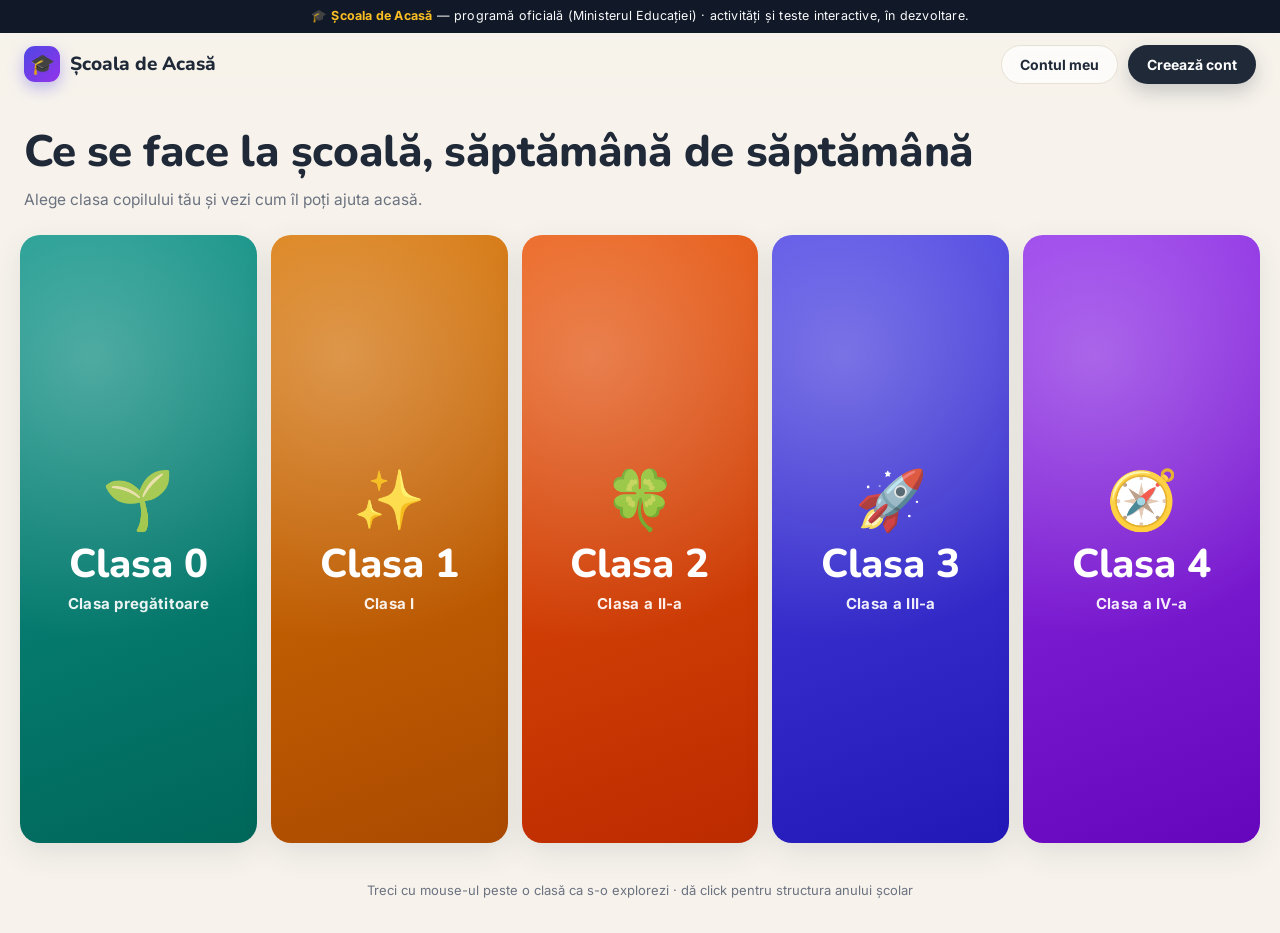
<file: index.html>
<!DOCTYPE html>
<html lang="ro">
<head>
  <meta charset="UTF-8" />
  <meta name="viewport" content="width=device-width, initial-scale=1.0" />
  <title>Școala de Acasă — alege clasa copilului tău</title>
  <link rel="preconnect" href="https://fonts.googleapis.com" />
  <link rel="preconnect" href="https://fonts.gstatic.com" crossorigin />
  <link href="https://fonts.googleapis.com/css2?family=Nunito:wght@700;800;900&family=Inter:wght@400;500;600;700&display=swap" rel="stylesheet" />
  <link rel="stylesheet" href="css/style.css" />
</head>
<body>
  <div class="demo-ribbon">🎓 <b>Școala de Acasă</b> — programă oficială (Ministerul Educației) · activități și teste interactive, în dezvoltare.</div>

  <div class="site-home">
    <header class="topbar">
      <a class="brand" href="index.html">
        <span class="mark">🎓</span>
        <span>Școala de Acasă</span>
      </a>
      <div class="actions">
        <a class="btn btn-ghost" href="autentificare.html">Contul meu</a>
        <a class="btn btn-primary" href="autentificare.html">Creează cont</a>
      </div>
    </header>

    <div class="heading">
      <h1>Ce se face la școală, săptămână de săptămână</h1>
      <p>Alege clasa copilului tău și vezi cum îl poți ajuta acasă.</p>
    </div>

    <main class="cards" id="cards">
      <!-- cardurile sunt generate din data.js -->
    </main>

    <p class="footnote">Treci cu mouse-ul peste o clasă ca s-o explorezi · dă click pentru structura anului școlar</p>
  </div>

  <!-- Stratul expandat (morph) -->
  <div class="stage" id="stage">
    <div class="s-emoji" id="s-emoji"></div>
    <div class="s-num" id="s-num"></div>
    <p class="s-desc" id="s-desc"></p>
    <button class="s-cta" id="s-cta">Intră în clasă →</button>
  </div>

  <script src="js/data.js"></script>
  <script src="js/home.js"></script>
</body>
</html>
</file>
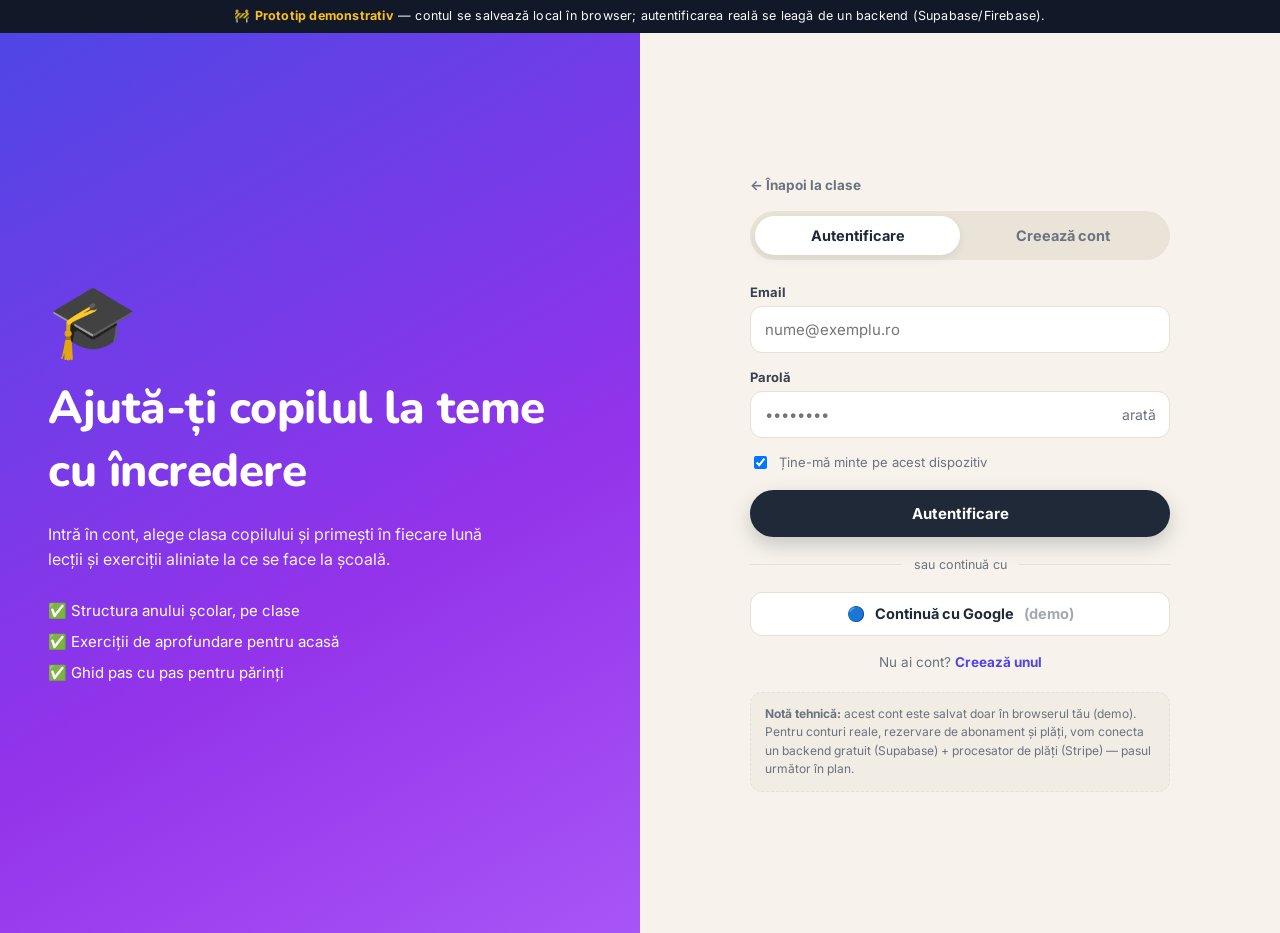
<file: autentificare.html>
<!DOCTYPE html>
<html lang="ro">
<head>
  <meta charset="UTF-8" />
  <meta name="viewport" content="width=device-width, initial-scale=1.0" />
  <title>Cont — Școala de Acasă</title>
  <link rel="preconnect" href="https://fonts.googleapis.com" />
  <link rel="preconnect" href="https://fonts.gstatic.com" crossorigin />
  <link href="https://fonts.googleapis.com/css2?family=Nunito:wght@700;800;900&family=Inter:wght@400;500;600;700&display=swap" rel="stylesheet" />
  <link rel="stylesheet" href="css/style.css" />
</head>
<body>
  <div class="demo-ribbon">🚧 <b>Prototip demonstrativ</b> — contul se salvează local în browser; autentificarea reală se leagă de un backend (Supabase/Firebase).</div>

  <div class="site-auth">
    <aside class="auth-side">
      <div class="big-emoji">🎓</div>
      <h1>Ajută-ți copilul la teme cu încredere</h1>
      <p>Intră în cont, alege clasa copilului și primești în fiecare lună lecții și exerciții aliniate la ce se face la școală.</p>
      <ul>
        <li>✅ Structura anului școlar, pe clase</li>
        <li>✅ Exerciții de aprofundare pentru acasă</li>
        <li>✅ Ghid pas cu pas pentru părinți</li>
      </ul>
    </aside>

    <main class="auth-main">
      <div class="auth-card">
        <a class="back-link" href="index.html">← Înapoi la clase</a>
        <div class="tabs" id="tabs">
          <button data-tab="login" class="active">Autentificare</button>
          <button data-tab="register">Creează cont</button>
        </div>

        <div id="form-msg" class="form-msg"></div>

        <!-- AUTENTIFICARE -->
        <form id="login-form" novalidate>
          <div class="field">
            <label for="login-email">Email</label>
            <input type="email" id="login-email" placeholder="nume@exemplu.ro" autocomplete="email" />
          </div>
          <div class="field">
            <label for="login-pass">Parolă</label>
            <div class="password-wrap">
              <input type="password" id="login-pass" placeholder="••••••••" autocomplete="current-password" />
              <button type="button" class="toggle" data-target="login-pass">arată</button>
            </div>
          </div>
          <label class="check">
            <input type="checkbox" id="login-remember" checked />
            <span>Ține-mă minte pe acest dispozitiv</span>
          </label>
          <button type="submit" class="btn btn-primary btn-block">Autentificare</button>
          <div class="divider">sau continuă cu</div>
          <button type="button" class="btn-google" id="google-login">
            <span>🔵</span> Continuă cu Google <span style="opacity:.4">(demo)</span>
          </button>
          <p class="switch">Nu ai cont? <a href="#" id="go-register">Creează unul</a></p>
        </form>

        <!-- ÎNREGISTRARE -->
        <form id="register-form" novalidate style="display:none;">
          <div class="field">
            <label for="reg-name">Nume complet</label>
            <input type="text" id="reg-name" placeholder="Ex: Andreea Popescu" autocomplete="name" />
          </div>
          <div class="field">
            <label for="reg-email">Email</label>
            <input type="email" id="reg-email" placeholder="nume@exemplu.ro" autocomplete="email" />
          </div>
          <div class="field">
            <label for="reg-pass">Parolă</label>
            <div class="password-wrap">
              <input type="password" id="reg-pass" placeholder="Minim 8 caractere" autocomplete="new-password" />
              <button type="button" class="toggle" data-target="reg-pass">arată</button>
            </div>
            <div class="strength" id="strength" data-level="0"><span></span><span></span><span></span><span></span></div>
          </div>
          <div class="field">
            <label for="reg-pass2">Confirmă parola</label>
            <input type="password" id="reg-pass2" placeholder="Repetă parola" autocomplete="new-password" />
          </div>
          <label class="check">
            <input type="checkbox" id="reg-terms" />
            <span>Sunt de acord cu <a href="#" style="font-weight:700;color:#4f46e5;">Termenii</a> și <a href="#" style="font-weight:700;color:#4f46e5;">Confidențialitatea</a>.</span>
          </label>
          <button type="submit" class="btn btn-primary btn-block">Creează cont</button>
          <div class="divider">sau continuă cu</div>
          <button type="button" class="btn-google" id="google-register">
            <span>🔵</span> Înregistrează-te cu Google <span style="opacity:.4">(demo)</span>
          </button>
          <p class="switch">Ai deja cont? <a href="#" id="go-login">Autentifică-te</a></p>
        </form>

        <div class="auth-note">
          <b>Notă tehnică:</b> acest cont este salvat doar în browserul tău (demo). Pentru conturi reale,
          rezervare de abonament și plăți, vom conecta un backend gratuit (Supabase) + procesator de plăți (Stripe) —
          pasul următor în plan.
        </div>
      </div>
    </main>
  </div>

  <script src="js/data.js"></script>
  <script src="js/auth.js"></script>
</body>
</html>
</file>
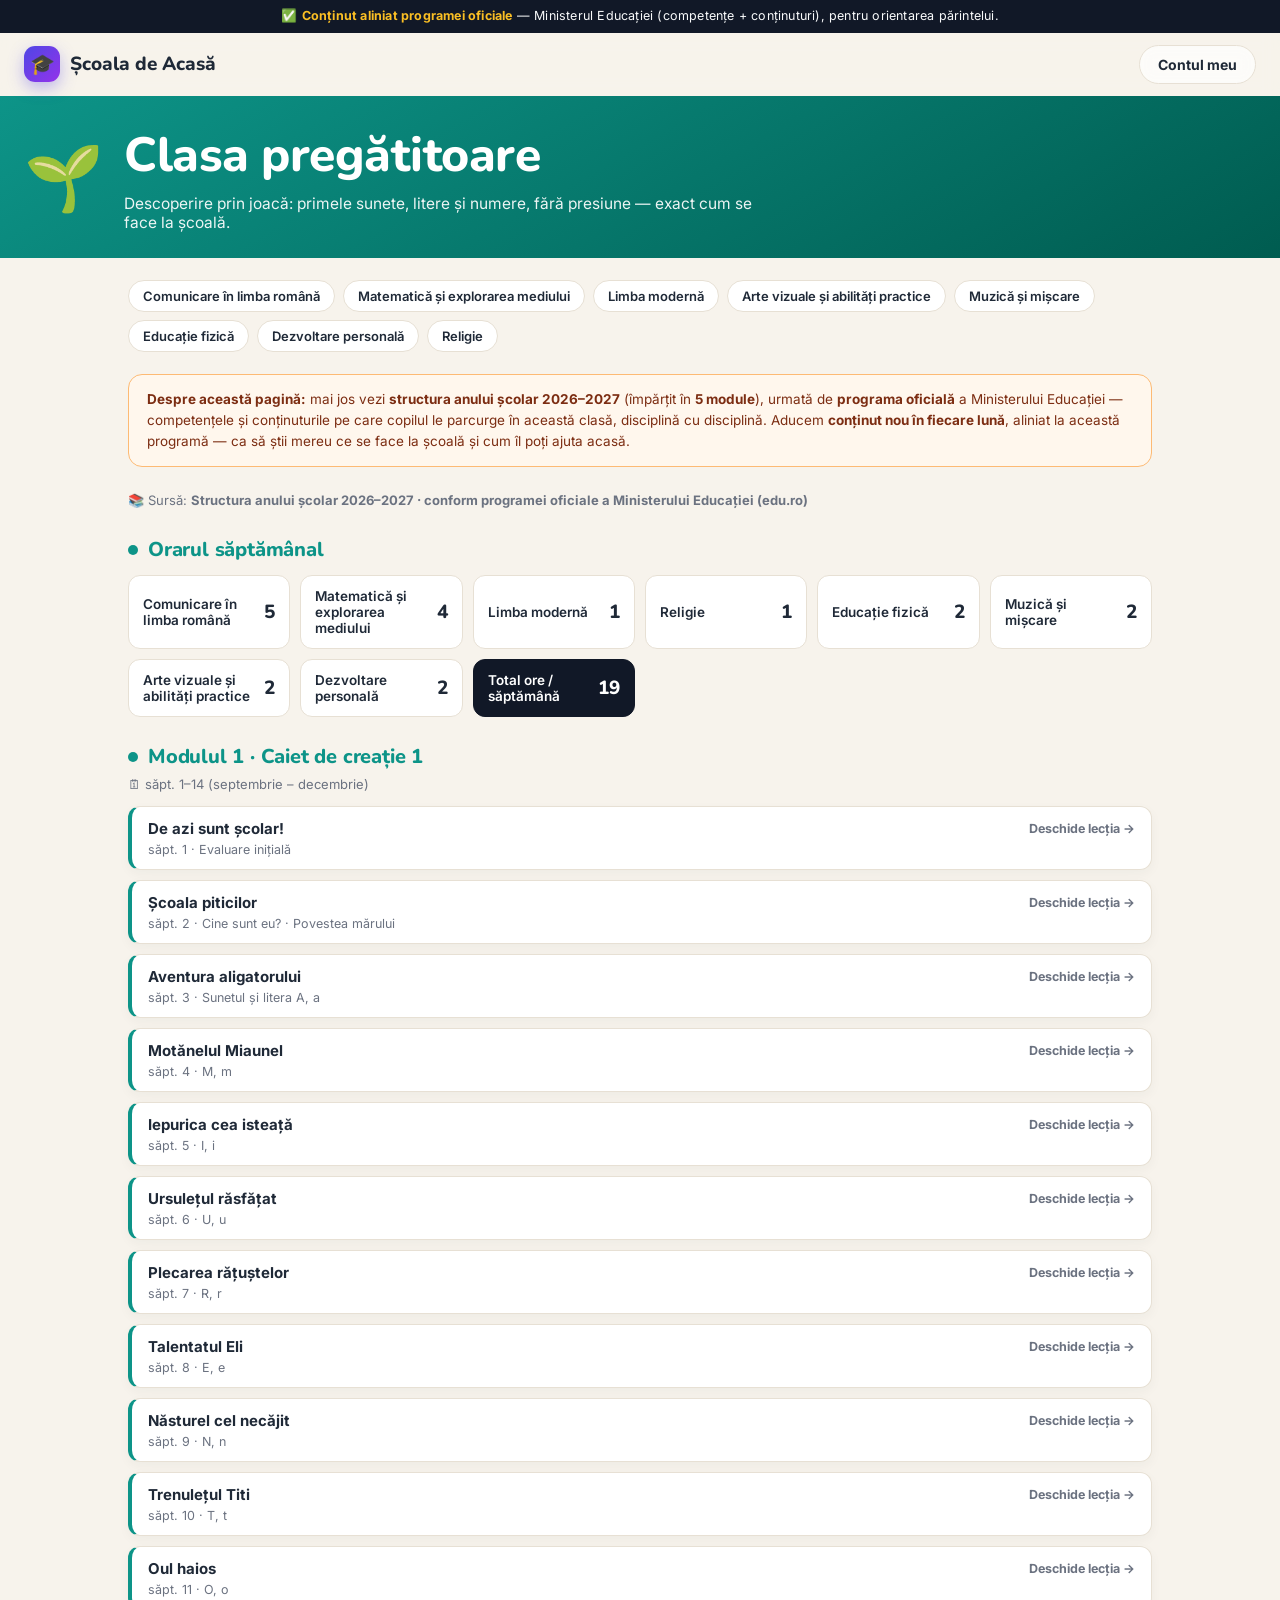
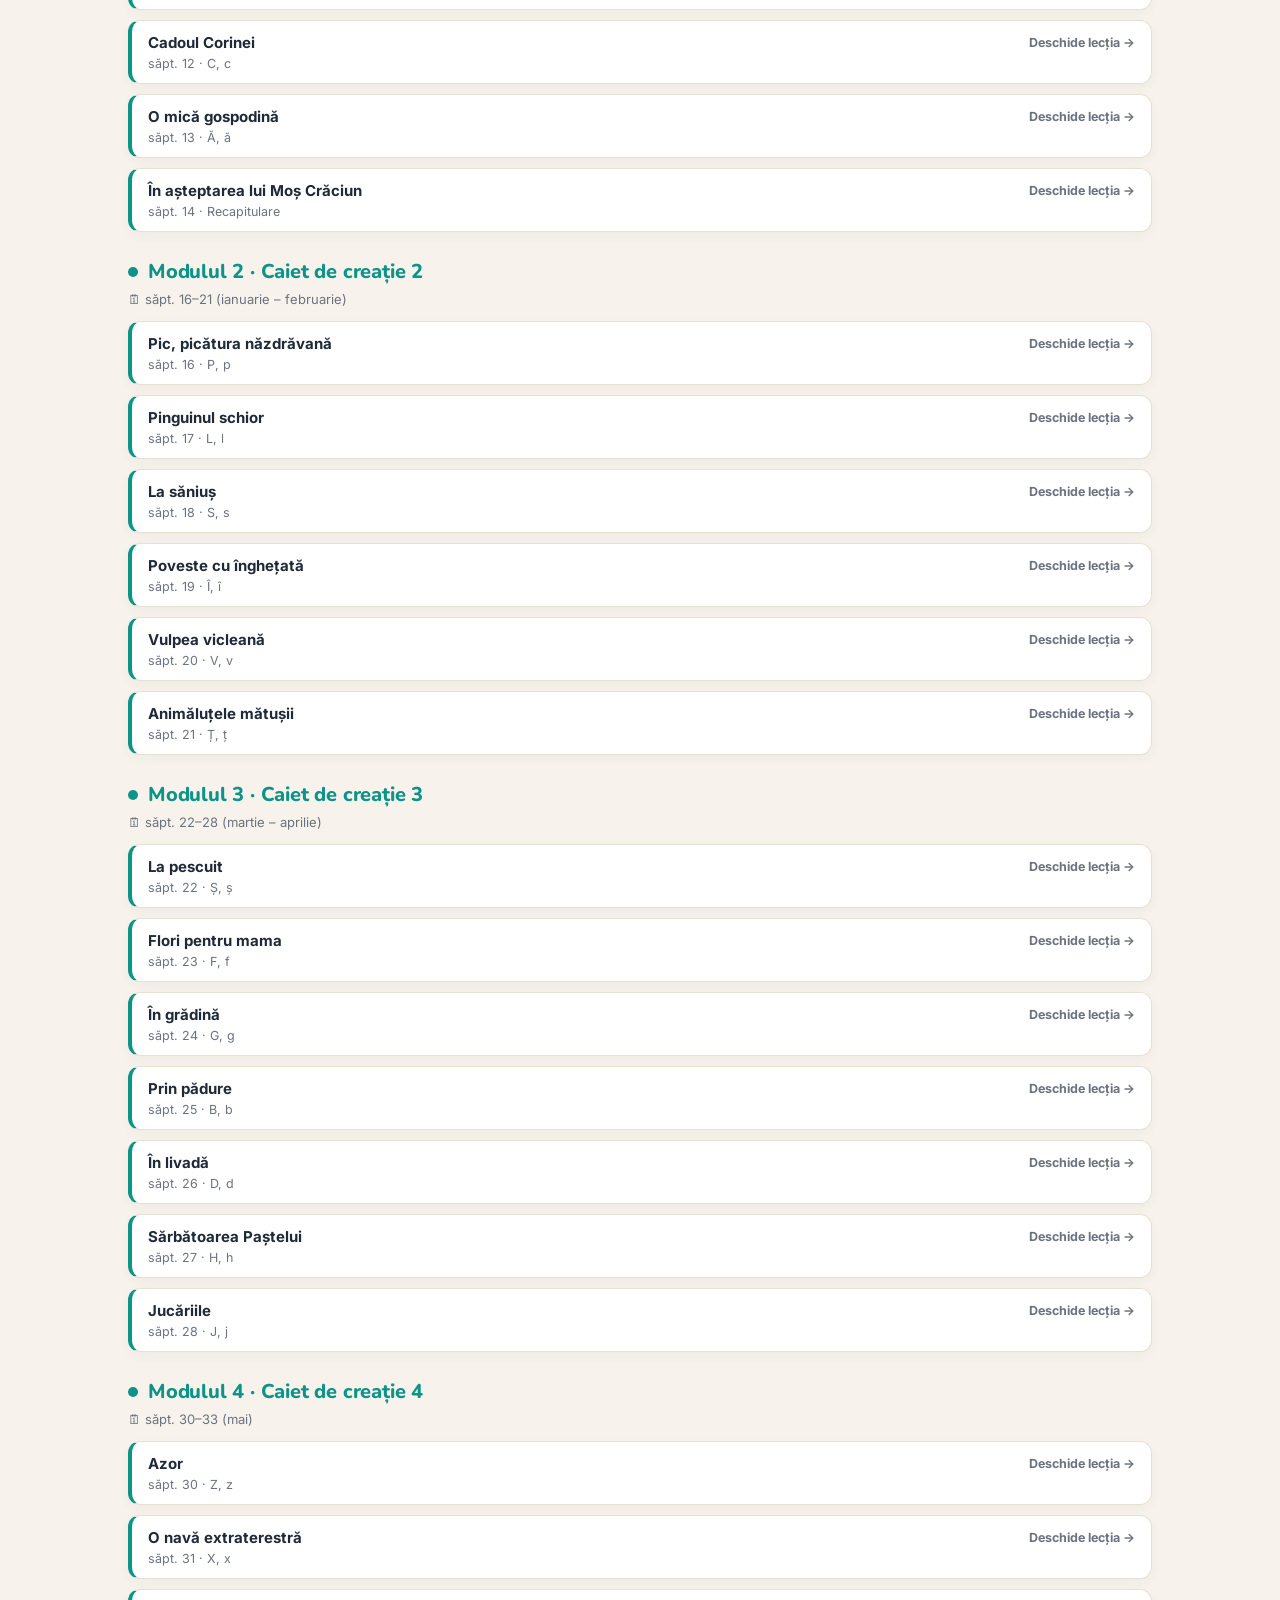
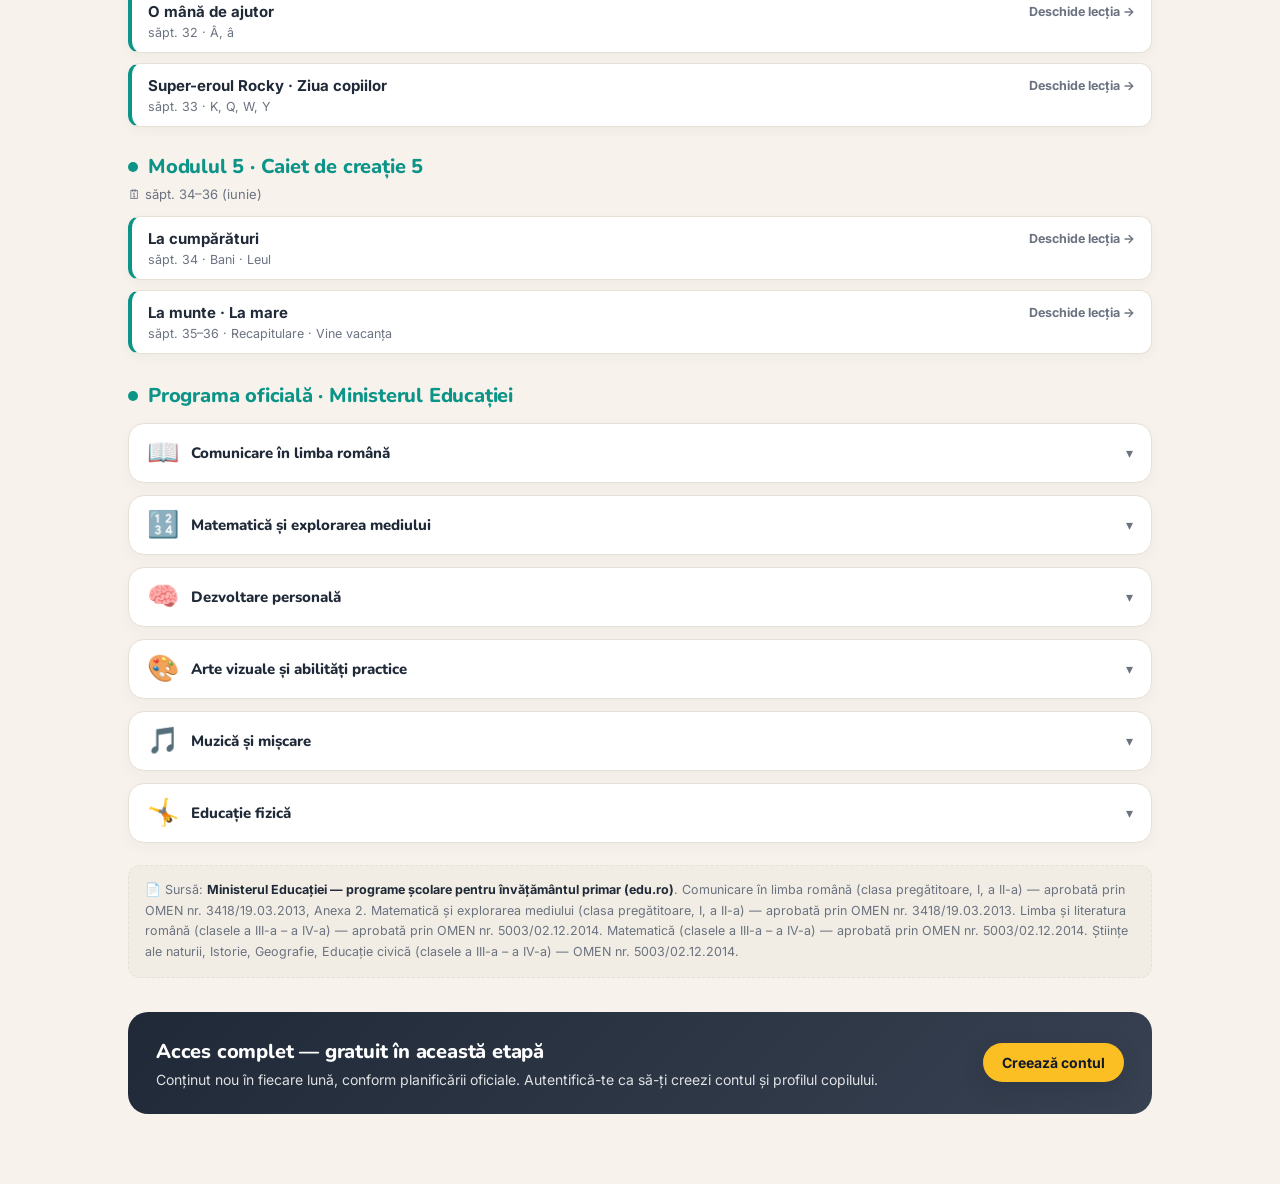
<file: clasa.html>
<!DOCTYPE html>
<html lang="ro">
<head>
  <meta charset="UTF-8" />
  <meta name="viewport" content="width=device-width, initial-scale=1.0" />
  <title>Clasa — structura anului școlar</title>
  <link rel="preconnect" href="https://fonts.googleapis.com" />
  <link rel="preconnect" href="https://fonts.gstatic.com" crossorigin />
  <link href="https://fonts.googleapis.com/css2?family=Nunito:wght@700;800;900&family=Inter:wght@400;500;600;700&display=swap" rel="stylesheet" />
  <link rel="stylesheet" href="css/style.css" />
</head>
<body>
  <div class="demo-ribbon">✅ <b>Conținut aliniat programei oficiale</b> — Ministerul Educației (competențe + conținuturi), pentru orientarea părintelui.</div>

  <div class="site-clasa">
    <header class="topbar">
      <a class="brand" href="index.html">
        <span class="mark">🎓</span>
        <span>Școala de Acasă</span>
      </a>
      <div class="actions">
        <a class="btn btn-ghost" href="autentificare.html">Contul meu</a>
      </div>
    </header>

    <section class="class-hero" id="class-hero">
      <div class="ch-emoji" id="ch-emoji"></div>
      <div>
        <h1 id="ch-title"></h1>
        <p id="ch-desc"></p>
      </div>
    </section>

    <main class="clasa-wrap">
      <div class="chips" id="chips"></div>

      <div class="note-demo">
        <b>Despre această pagină:</b> mai jos vezi <b>structura anului școlar 2026–2027</b> (împărțit în <b>5 module</b>),
        urmată de <b>programa oficială</b> a Ministerului Educației — competențele și conținuturile pe care copilul
        le parcurge în această clasă, disciplină cu disciplină. Aducem <b>conținut nou în fiecare lună</b>, aliniat
        la această programă — ca să știi mereu ce se face la școală și cum îl poți ajuta acasă.
      </div>

      <div class="semestre" id="semestre"></div>

      <div class="programa" id="programa"></div>

      <div class="subscribe-bar">
        <div>
          <h3>Acces complet — gratuit în această etapă</h3>
          <p>Conținut nou în fiecare lună, conform planificării oficiale. Autentifică-te ca să-ți creezi contul și profilul copilului.</p>
        </div>
        <a class="btn btn-primary" href="autentificare.html">Creează contul</a>
      </div>
    </main>
  </div>

  <script src="js/data.js"></script>
  <script src="js/programa.js"></script>
  <script src="js/clasa.js"></script>
</body>
</html>
</file>
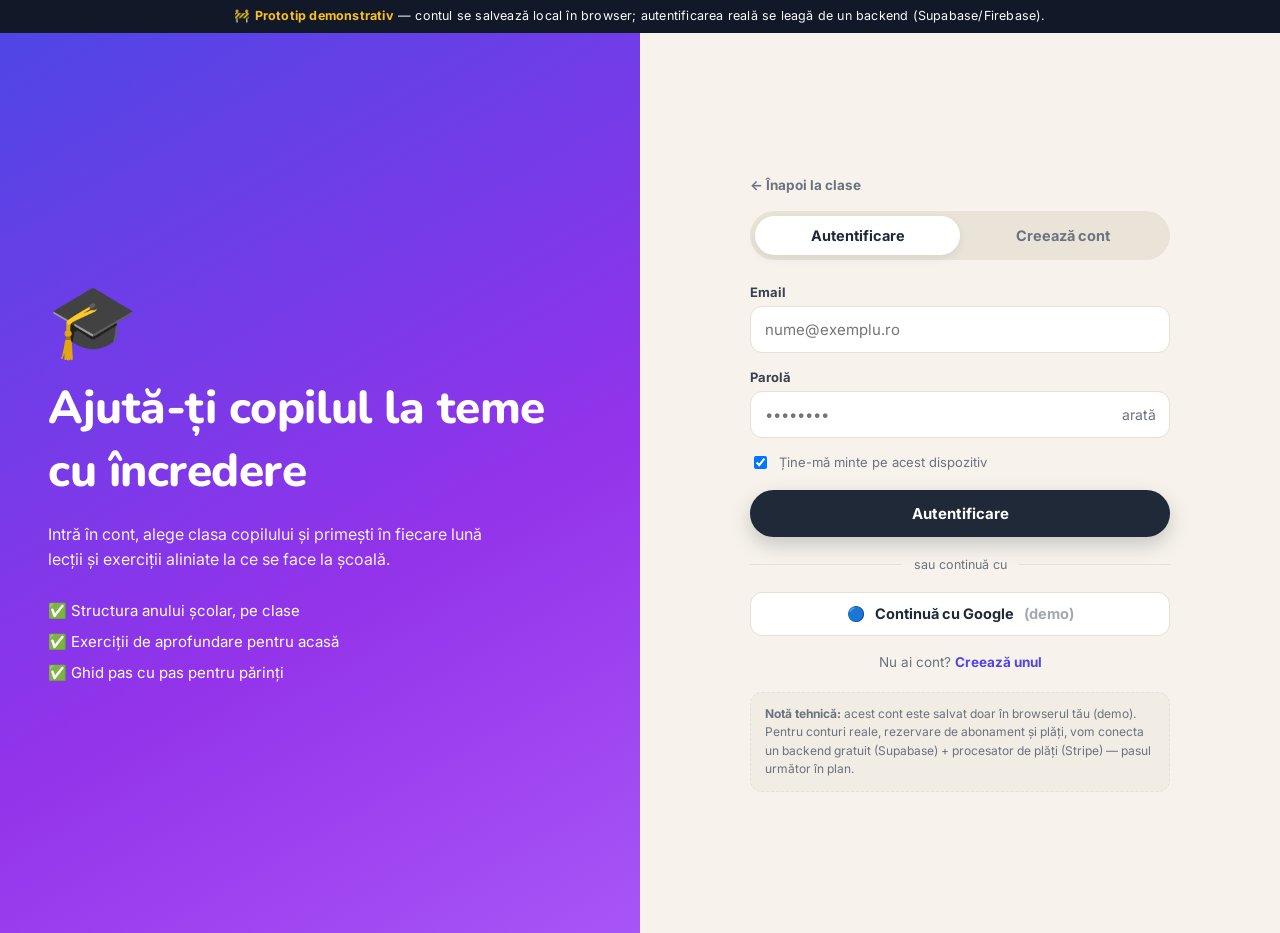
<file: cont.html>
<!DOCTYPE html>
<html lang="ro">
<head>
  <meta charset="UTF-8" />
  <meta name="viewport" content="width=device-width, initial-scale=1.0" />
  <title>Contul meu — Școala de Acasă</title>
  <link rel="preconnect" href="https://fonts.googleapis.com" />
  <link rel="preconnect" href="https://fonts.gstatic.com" crossorigin />
  <link href="https://fonts.googleapis.com/css2?family=Nunito:wght@700;800;900&family=Inter:wght@400;500;600;700&display=swap" rel="stylesheet" />
  <link rel="stylesheet" href="css/style.css" />
</head>
<body>
  <div class="demo-ribbon">🚧 <b>Prototip demonstrativ</b> — contul și progresul se salvează local în browser; autentificarea reală (cod pe e-mail) se leagă de un backend.</div>

  <div class="site-cont">
    <header class="topbar">
      <a class="brand" href="index.html">
        <span class="mark">🎓</span>
        <span>Școala de Acasă</span>
      </a>
      <div class="actions">
        <a class="btn btn-ghost" href="index.html">Înapoi la clase</a>
        <a class="btn btn-ghost" id="logout">Ieșire</a>
      </div>
    </header>

    <!-- PROFIL COPIL (prima dată) -->
    <main class="cont-wrap" id="form-view">
      <div class="cont-head">
        <h1>Să ne cunoaștem!</h1>
        <p>Completează datele copilului și primești <b>oul-mascotă</b> care va crește cu el tot anul școlar.</p>
      </div>
      <div class="step-card">
        <h2>Despre copilul tău</h2>
        <p class="sub">Aceste date ne ajută să-ți afișăm exact clasa și conținutul potrivit.</p>
        <form id="child-form" novalidate>
          <div class="field">
            <label for="c-name">Prenumele copilului</label>
            <input type="text" id="c-name" placeholder="Ex: Andrei" autocomplete="off" />
          </div>

          <label class="field-label">Sexul copilului · alege oul potrivit</label>
          <div class="sex-picker">
            <label class="sex-option boy">
              <input type="radio" name="sex" value="baiat" />
              <span class="sex-emoji">🥚</span>
              <span>
                <span class="sex-label">Băiat</span>
                <span class="sex-hint">oul albastru · minge de fotbal ⚽</span>
              </span>
            </label>
            <label class="sex-option girl">
              <input type="radio" name="sex" value="fata" />
              <span class="sex-emoji">🥚</span>
              <span>
                <span class="sex-label">Fată</span>
                <span class="sex-hint">oul roz · flori 🌸</span>
              </span>
            </label>
          </div>

          <div class="row">
            <div class="field">
              <label for="c-clasa">Clasa</label>
              <select id="c-clasa"></select>
            </div>
            <div class="field">
              <label for="c-varsta">Vârsta (ani)</label>
              <input type="number" id="c-varsta" min="5" max="12" placeholder="Ex: 7" />
            </div>
          </div>

          <div class="field">
            <label for="c-an">An școlar</label>
            <select id="c-an">
              <option value="2026–2027" selected>2026–2027</option>
              <option value="2027–2028">2027–2028</option>
            </select>
          </div>

          <button type="submit" class="btn btn-primary btn-block">Creează oul-mascotă 🐣</button>
        </form>
      </div>
    </main>

    <!-- DASHBOARD (după completare) -->
    <main class="cont-wrap dashboard" id="dash-view" style="display:none">
      <div class="cont-head">
        <h1 id="dash-hello">Bine ai venit!</h1>
        <p>Iată oul copilului — va crește cu fiecare lecție terminată.</p>
      </div>
      <div class="child-card">
        <div class="egg-stage" id="egg-stage"></div>
        <div class="child-meta">
          <h3 id="m-name"></h3>
          <div class="meta" id="m-meta"></div>
        </div>
      </div>
      <div class="points-box">⭐ <span id="m-points">0</span> puncte</div>
      <p class="egg-progress" id="egg-progress">
        Oul este la început. Termină lecții și teste ca să aduni puncte — la finalul anului se transformă într-o rățușcă veselă!
      </p>
      <div class="cta-row">
        <a class="btn btn-primary" id="go-class" href="#">Începe învățarea →</a>
      </div>
    </main>
  </div>

  <script src="js/data.js"></script>
  <script src="js/store.js"></script>
  <script src="js/gamificare.js"></script>
  <script src="js/cont.js"></script>
</body>
</html>
</file>
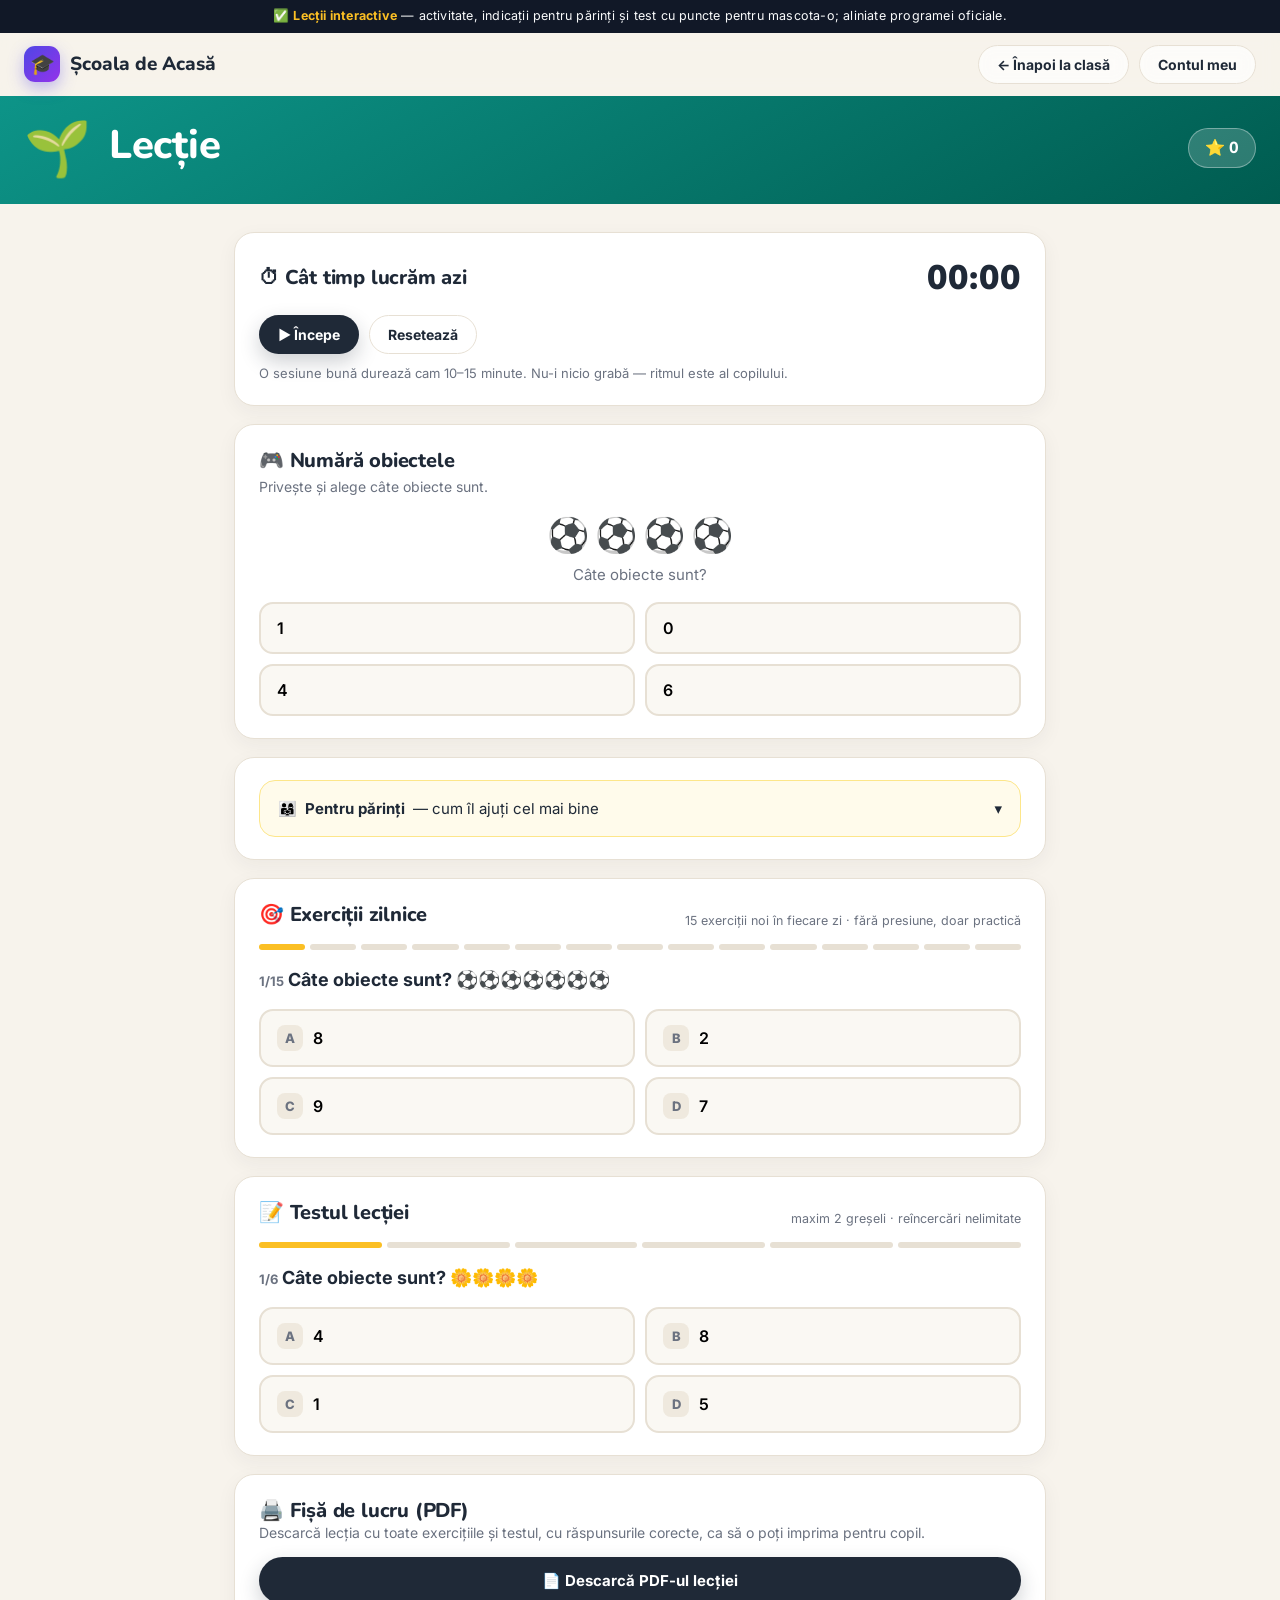
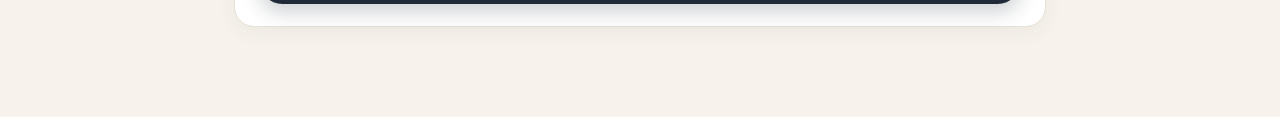
<file: lectie.html>
<!DOCTYPE html>
<html lang="ro">
<head>
  <meta charset="UTF-8" />
  <meta name="viewport" content="width=device-width, initial-scale=1.0" />
  <title>Lecție — Școala de Acasă</title>
  <link rel="preconnect" href="https://fonts.googleapis.com" />
  <link rel="preconnect" href="https://fonts.gstatic.com" crossorigin />
  <link href="https://fonts.googleapis.com/css2?family=Nunito:wght@700;800;900&family=Inter:wght@400;500;600;700&display=swap" rel="stylesheet" />
  <link rel="stylesheet" href="css/style.css" />
</head>
<body>
  <div class="demo-ribbon">✅ <b>Lecții interactive</b> — activitate, indicații pentru părinți și test cu puncte pentru mascota-o; aliniate programei oficiale.</div>

  <div class="site-lectie">
    <header class="topbar">
      <a class="brand" href="index.html">
        <span class="mark">🎓</span>
        <span>Școala de Acasă</span>
      </a>
      <div class="actions">
        <a class="btn btn-ghost" id="back-class" href="#">← Înapoi la clasă</a>
        <a class="btn btn-ghost" href="cont.html">Contul meu</a>
      </div>
    </header>

    <section class="l-hero" id="l-hero">
      <div class="l-emoji" id="l-emoji"></div>
      <div>
        <h1 id="l-title"></h1>
        <p id="l-meta"></p>
      </div>
      <div class="l-points">⭐ <span id="l-points">0</span></div>
    </section>

    <main class="lectie-wrap">

      <!-- TIMER -->
      <section class="block timer-block">
        <div class="timer-head">
          <h2>⏱ Cât timp lucrăm azi</h2>
          <div class="timer-pill"><span id="timer-display">00:00</span></div>
        </div>
        <div class="timer-controls">
          <button class="btn btn-primary" id="timer-toggle">▶ Începe</button>
          <button class="btn btn-ghost" id="timer-reset">Resetează</button>
        </div>
        <p class="timer-hint">O sesiune bună durează cam 10–15 minute. Nu-i nicio grabă — ritmul este al copilului.</p>
      </section>

      <!-- ACTIVITATE INTERACTIVĂ -->
      <section class="block act-block">
        <h2 id="act-title">🎮 Activitate</h2>
        <p class="act-sub" id="act-sub"></p>
        <div id="activity"></div>
        <div class="act-done" id="act-done" style="display:none">
          <div class="done-emoji">🎉</div>
          <p><b>Bravo! Activitatea este gata.</b><br>Ai câștigat <b>+10 puncte</b> pentru oul-mascotă.</p>
        </div>
      </section>

      <!-- INDICAȚII PĂRINTE -->
      <section class="block tips-block">
        <details class="tips">
          <summary>👨‍👩‍👧 <b>Pentru părinți</b> — cum îl ajuți cel mai bine <span class="chev">▾</span></summary>
          <ul id="tips-list"></ul>
        </details>
      </section>

      <!-- EXERCIȚII ZILNICE -->
      <section class="block quiz-block">
        <div class="quiz-head">
          <h2>🎯 Exerciții zilnice</h2>
          <div class="quiz-rule">15 exerciții noi în fiecare zi · fără presiune, doar practică</div>
        </div>
        <div id="exercises"></div>
      </section>

      <!-- TEST -->
      <section class="block quiz-block">
        <div class="quiz-head">
          <h2 id="quiz-title">📝 Testul lecției</h2>
          <div class="quiz-rule">maxim 2 greșeli · reîncercări nelimitate</div>
        </div>
        <div id="quiz"></div>
      </section>

      <!-- DESCARCĂ PDF -->
      <section class="block download-block">
        <h2>🖨️ Fișă de lucru (PDF)</h2>
        <p class="act-sub">Descarcă lecția cu toate exercițiile și testul, cu răspunsurile corecte, ca să o poți imprima pentru copil.</p>
        <button class="btn btn-primary btn-block" id="btn-pdf">📄 Descarcă PDF-ul lecției</button>
      </section>

    </main>
  </div>

  <script src="js/data.js"></script>
  <script src="js/store.js"></script>
  <script src="js/gamificare.js"></script>
  <script src="js/continut.js"></script>
  <script src="js/lectie.js"></script>
</body>
</html>
</file>
<file: css/style.css>
/* ============================================================
   Școala de Acasă — stiluri globale (prototip demonstrativ)
   ============================================================ */

:root {
  --paper: #f7f3ec;
  --ink: #1f2937;
  --muted: #6b7280;
  --line: #e7e0d4;
  --radius: 20px;
  --ease: cubic-bezier(0.22, 1, 0.36, 1);
  --font-title: 'Nunito', system-ui, sans-serif;
  --font-body: 'Inter', system-ui, sans-serif;
}

* { box-sizing: border-box; }

html, body {
  margin: 0;
  padding: 0;
  height: 100%;
}

body {
  font-family: var(--font-body);
  background: var(--paper);
  color: var(--ink);
  -webkit-font-smoothing: antialiased;
  text-rendering: optimizeLegibility;
}

a { color: inherit; text-decoration: none; }
button { font-family: inherit; cursor: pointer; }

h1, h2, h3, h4 {
  font-family: var(--font-title);
  font-weight: 800;
  letter-spacing: -0.01em;
  margin: 0;
}

/* Banda demo */
.demo-ribbon {
  position: relative;
  z-index: 10;
  background: #111827;
  color: #f9fafb;
  text-align: center;
  font-size: 12.5px;
  padding: 7px 14px;
  letter-spacing: 0.2px;
  line-height: 1.5;
}
.demo-ribbon b { color: #fbbf24; }

/* Topbar */
.topbar {
  position: sticky;
  top: 0;
  z-index: 90;
  display: flex;
  align-items: center;
  justify-content: space-between;
  padding: 12px 24px;
  pointer-events: none;
  background: rgba(247, 243, 236, 0.9);
  backdrop-filter: blur(8px);
}
.brand {
  display: flex;
  align-items: center;
  gap: 10px;
  font-family: var(--font-title);
  font-weight: 800;
  font-size: 19px;
  pointer-events: auto;
}
.brand .mark {
  width: 36px; height: 36px;
  border-radius: 11px;
  background: linear-gradient(135deg, #4f46e5, #9333ea);
  display: grid; place-items: center;
  font-size: 20px;
  color: #fff;
  box-shadow: 0 6px 16px rgba(79,70,229,0.35);
}
.topbar .actions {
  pointer-events: auto;
  display: flex;
  gap: 10px;
  align-items: center;
}
.btn {
  display: inline-flex;
  align-items: center;
  gap: 8px;
  border-radius: 999px;
  padding: 10px 18px;
  font-weight: 700;
  font-size: 14px;
  border: 1px solid transparent;
  transition: transform .15s var(--ease), box-shadow .15s var(--ease), background .15s;
}
.btn:active { transform: translateY(1px) scale(.99); }
.btn-primary {
  background: #1f2937;
  color: #fff;
  box-shadow: 0 8px 20px rgba(31,41,55,0.22);
}
.btn-primary:hover { background: #111827; }
.btn-ghost {
  background: rgba(255,255,255,0.7);
  color: var(--ink);
  border-color: var(--line);
  backdrop-filter: blur(8px);
}
.btn-ghost:hover { background: #fff; }

/* ============================================================
   HOME
   ============================================================ */
.site-home {
  min-height: 100vh;
  display: flex;
  flex-direction: column;
}
.heading {
  padding: 26px 24px 14px;
  pointer-events: none;
}
.heading h1 { font-size: clamp(26px, 4vw, 44px); }
.heading p { color: var(--muted); margin: 8px 0 0; font-size: 15.5px; }

.cards {
  position: relative;
  flex: 1;
  display: flex;
  gap: 14px;
  padding: 12px 20px 20px;
  min-height: 0;
}
.card {
  position: relative;
  flex: 1 1 0;
  min-width: 0;
  border-radius: var(--radius);
  overflow: hidden;
  cursor: pointer;
  display: flex;
  flex-direction: column;
  align-items: center;
  justify-content: center;
  gap: 10px;
  color: #fff;
  transition: transform .4s var(--ease), opacity .4s var(--ease), box-shadow .4s var(--ease);
  box-shadow: 0 10px 30px rgba(31,41,55,0.10);
  user-select: none;
}
.card .c-emoji { font-size: clamp(34px, 5vw, 58px); transition: transform .4s var(--ease); }
.card .c-num {
  font-family: var(--font-title);
  font-weight: 800;
  font-size: clamp(22px, 3.4vw, 40px);
  line-height: 1;
}
.card .c-name {
  font-size: clamp(12px, 1.4vw, 15px);
  font-weight: 700;
  opacity: 0.92;
  letter-spacing: 0.3px;
}
.card:hover { transform: translateY(-6px); box-shadow: 0 18px 44px rgba(31,41,55,0.2); }
.card:hover .c-emoji { transform: scale(1.12); }
.card.dim { opacity: 0; transform: scale(0.96); }
.card.picked { z-index: 40; }

/* Fundal texturat subtil pe carduri */
.card::after {
  content: "";
  position: absolute; inset: 0;
  background: radial-gradient(circle at 30% 20%, rgba(255,255,255,0.28), transparent 55%);
  pointer-events: none;
}

/* Stratul "expandat" (morph) */
.stage {
  position: fixed;
  z-index: 60;
  border-radius: var(--radius);
  overflow: hidden;
  color: #fff;
  display: flex;
  flex-direction: column;
  align-items: center;
  justify-content: center;
  text-align: center;
  gap: 14px;
  padding: 32px;
  opacity: 0;
  pointer-events: none;
  box-shadow: 0 30px 80px rgba(31,41,55,0.35);
}
.stage.on { opacity: 1; }
.stage .s-emoji { font-size: clamp(60px, 10vw, 120px); animation: float 3s ease-in-out infinite; }
.stage .s-num {
  font-family: var(--font-title);
  font-weight: 800;
  font-size: clamp(30px, 6vw, 76px);
  line-height: 1;
}
.stage .s-desc {
  max-width: 520px;
  font-size: clamp(14px, 1.6vw, 18px);
  opacity: 0.92;
  margin: 0;
}
.stage .s-cta {
  margin-top: 8px;
  background: #fff;
  color: #111827;
  font-weight: 800;
  font-size: 15px;
  padding: 13px 26px;
  border-radius: 999px;
  border: none;
  box-shadow: 0 10px 26px rgba(0,0,0,0.18);
  transition: transform .15s var(--ease);
}
.stage .s-cta:active { transform: scale(0.97); }

@keyframes float {
  0%, 100% { transform: translateY(0); }
  50% { transform: translateY(-10px); }
}

.footnote {
  text-align: center;
  color: var(--muted);
  font-size: 13px;
  padding: 6px 20px 22px;
  pointer-events: none;
}

/* ============================================================
   PAGINA DE CLASA
   ============================================================ */
.site-clasa { min-height: 100vh; display: flex; flex-direction: column; }

.class-hero {
  padding: 26px 24px 26px;
  display: flex;
  align-items: center;
  gap: 20px;
  color: #fff;
}
.class-hero .ch-emoji { font-size: 64px; line-height: 1; }
.class-hero h1 { font-size: clamp(26px, 4.4vw, 48px); }
.class-hero p { margin: 6px 0 0; opacity: 0.92; font-size: 15.5px; max-width: 640px; }

.clasa-wrap { padding: 14px 28px 70px; max-width: 1080px; width: 100%; margin: 0 auto; }

.chips { display: flex; flex-wrap: wrap; gap: 8px; margin: 8px 0 22px; }
.chip {
  background: #fff;
  border: 1px solid var(--line);
  border-radius: 999px;
  padding: 7px 14px;
  font-size: 13px;
  font-weight: 600;
  color: var(--ink);
}

.semestre h2 {
  font-size: 20px;
  margin: 26px 0 12px;
  display: flex;
  align-items: center;
  gap: 10px;
}
.semestre h2 .dot {
  width: 10px; height: 10px; border-radius: 50%;
  background: currentColor;
}

.unitcard {
  background: #fff;
  border: 1px solid var(--line);
  border-radius: 16px;
  margin-bottom: 12px;
  overflow: hidden;
  box-shadow: 0 4px 14px rgba(31,41,55,0.04);
}
.unitcard summary {
  list-style: none;
  cursor: pointer;
  padding: 16px 18px;
  display: flex;
  align-items: center;
  gap: 14px;
  font-weight: 700;
  font-size: 15px;
}
.unitcard summary::-webkit-details-marker { display: none; }
.unitcard summary .chev { margin-left: auto; transition: transform .3s var(--ease); }
.unitcard[open] summary .chev { transform: rotate(180deg); }
.unitcard .uc-body { padding: 0 18px 18px; color: var(--muted); font-size: 14px; line-height: 1.6; }
.unitcard .uc-body .tag {
  display: inline-block;
  font-size: 12px;
  font-weight: 700;
  padding: 3px 9px;
  border-radius: 7px;
  margin-bottom: 6px;
}
.unitcard .weeks { font-size: 12.5px; color: var(--muted); margin-top: 8px; }

.note-demo {
  background: #fff7ed;
  border: 1px solid #fdba74;
  color: #7c2d12;
  border-radius: 14px;
  padding: 14px 18px;
  font-size: 13.5px;
  line-height: 1.55;
  margin: 8px 0 24px;
}

.subscribe-bar {
  margin-top: 34px;
  background: linear-gradient(135deg, #1f2937, #374151);
  color: #fff;
  border-radius: var(--radius);
  padding: 26px 28px;
  display: flex;
  align-items: center;
  gap: 20px;
  flex-wrap: wrap;
}
.subscribe-bar h3 { font-size: 20px; }
.subscribe-bar p { margin: 6px 0 0; opacity: 0.85; font-size: 14px; }
.subscribe-bar .btn-primary { background: #fbbf24; color: #111827; margin-left: auto; }
.subscribe-bar .btn-primary:hover { background: #f59e0b; }

.orc-label {
  margin: 2px 0 20px; color: var(--muted); font-size: 13px; line-height: 1.5;
}
.orar { margin: 28px 0 4px; }
.orar h2 {
  font-size: 20px; margin: 0 0 12px; display: flex; align-items: center; gap: 10px;
}
.orar-grid {
  display: grid; grid-template-columns: repeat(auto-fill, minmax(160px, 1fr)); gap: 10px;
}
.orar-item {
  background: #fff; border: 1px solid var(--line); border-radius: 12px;
  padding: 12px 14px; display: flex; align-items: center; justify-content: space-between; gap: 10px;
}
.orar-item .od { font-size: 13.5px; font-weight: 600; }
.orar-item b { font-size: 19px; font-family: var(--font-title); font-weight: 800; }
.orar-item.total { background: #111827; color: #fff; border-color: #111827; }

.mod-weeks { color: var(--muted); font-size: 13px; margin: -6px 0 14px; }
.theme {
  background: #fff; border: 1px solid var(--line);
  border-left: 4px solid #4f46e5;
  border-radius: 12px; padding: 12px 16px; margin-bottom: 10px;
  box-shadow: 0 4px 12px rgba(31,41,55,0.04);
}
.theme .theme-head { display: flex; align-items: center; gap: 10px; flex-wrap: wrap; }
.theme .theme-title { font-weight: 700; font-size: 15px; }
.theme .theme-tag {
  display: inline-block;
  font-size: 11px;
  font-weight: 800;
  letter-spacing: 0.3px;
  padding: 3px 8px;
  border-radius: 7px;
  text-transform: uppercase;
}
.theme .theme-meta { color: var(--muted); font-size: 12.5px; margin-top: 4px; }

/* ============================================================
   AUTENTIFICARE
   ============================================================ */
.site-auth {
  min-height: 100vh;
  display: grid;
  grid-template-columns: 1fr 1fr;
}
.auth-side {
  background: linear-gradient(150deg, #4f46e5, #9333ea 60%, #a855f7);
  color: #fff;
  padding: 56px 48px;
  display: flex;
  flex-direction: column;
  justify-content: center;
  gap: 20px;
}
.auth-side .big-emoji { font-size: 72px; line-height: 1; }
.auth-side h1 { font-size: clamp(28px, 4vw, 46px); }
.auth-side p { font-size: 16px; opacity: 0.92; line-height: 1.6; margin: 0; max-width: 440px; }
.auth-side ul { list-style: none; margin: 8px 0 0; padding: 0; display: grid; gap: 12px; font-size: 15px; }
.auth-side li { display: flex; gap: 10px; align-items: center; }

.auth-main {
  display: flex;
  align-items: center;
  justify-content: center;
  padding: 48px 32px;
}
.auth-card { width: 100%; max-width: 420px; }

.tabs {
  display: flex;
  background: #e9e3d8;
  border-radius: 999px;
  padding: 5px;
  margin-bottom: 24px;
}
.tabs button {
  flex: 1;
  border: none;
  background: transparent;
  padding: 11px;
  border-radius: 999px;
  font-weight: 700;
  font-size: 14.5px;
  color: var(--muted);
  transition: background .2s, color .2s;
}
.tabs button.active { background: #fff; color: var(--ink); box-shadow: 0 3px 10px rgba(31,41,55,0.08); }

.field { margin-bottom: 16px; }
.field label { display: block; font-size: 13px; font-weight: 700; margin-bottom: 6px; color: #374151; }
.field input {
  width: 100%;
  padding: 13px 14px;
  border: 1.5px solid var(--line);
  border-radius: 12px;
  font-size: 15px;
  font-family: var(--font-body);
  background: #fff;
  transition: border-color .15s, box-shadow .15s;
}
.field input:focus {
  outline: none;
  border-color: #4f46e5;
  box-shadow: 0 0 0 4px rgba(79,70,229,0.12);
}
.field .hint { font-size: 12px; color: var(--muted); margin-top: 5px; }
.password-wrap { position: relative; }
.password-wrap input { padding-right: 46px; }
.password-wrap .toggle {
  position: absolute;
  right: 8px; top: 50%;
  transform: translateY(-50%);
  border: none; background: transparent;
  font-size: 14px; color: var(--muted);
  padding: 6px;
}
.strength { display: flex; gap: 5px; margin-top: 7px; }
.strength span { flex: 1; height: 5px; border-radius: 99px; background: var(--line); }
.strength[data-level="1"] span:nth-child(-n+1) { background: #ef4444; }
.strength[data-level="2"] span:nth-child(-n+2) { background: #f59e0b; }
.strength[data-level="3"] span:nth-child(-n+3) { background: #eab308; }
.strength[data-level="4"] span:nth-child(-n+4) { background: #22c55e; }

.check { display: flex; gap: 9px; align-items: flex-start; font-size: 13px; color: var(--muted); margin: 6px 0 18px; }
.check input { margin-top: 2px; }

.divider {
  display: flex; align-items: center; gap: 12px;
  color: var(--muted); font-size: 12.5px; margin: 20px 0;
}
.divider::before, .divider::after { content: ""; flex: 1; height: 1px; background: var(--line); }

.btn-google {
  width: 100%;
  background: #fff;
  border: 1.5px solid var(--line);
  border-radius: 12px;
  padding: 12px;
  font-weight: 700;
  font-size: 14.5px;
  display: flex; align-items: center; justify-content: center; gap: 10px;
  color: var(--ink);
}
.btn-google:hover { background: #fafafa; }
.btn-block { width: 100%; justify-content: center; padding: 13px; font-size: 15px; }

.form-msg {
  border-radius: 12px;
  padding: 12px 14px;
  font-size: 13.5px;
  margin-bottom: 16px;
  display: none;
  line-height: 1.5;
}
.form-msg.show { display: block; }
.form-msg.err { background: #fef2f2; border: 1px solid #fecaca; color: #991b1b; }
.form-msg.ok { background: #f0fdf4; border: 1px solid #bbf7d0; color: #166534; }

.switch { text-align: center; font-size: 13.5px; color: var(--muted); margin-top: 18px; }
.switch a { color: #4f46e5; font-weight: 700; }
.auth-note {
  margin-top: 22px;
  font-size: 12px; color: var(--muted);
  background: #f1ede4; border: 1px dashed var(--line);
  border-radius: 12px; padding: 12px 14px; line-height: 1.55;
}

.back-link { margin-bottom: 18px; display: inline-block; font-size: 13.5px; font-weight: 700; color: var(--muted); }
.back-link:hover { color: var(--ink); }

/* ============================================================
   Responsive
   ============================================================ */
@media (max-width: 820px) {
  .stage { display: none; }
  .cards { flex-direction: column; gap: 12px; padding: 10px 14px 16px; }
  .card { min-height: 82px; flex: none; gap: 6px; }
  .card .c-num { font-size: 22px; }
  .card .c-emoji { font-size: 32px; }
  .site-auth { grid-template-columns: 1fr; }
  .auth-side { display: none; }
  .auth-main { padding: 24px 18px; }
  .class-hero { flex-direction: column; align-items: flex-start; padding: 22px 18px; }
  .clasa-wrap { padding: 10px 18px 70px; }
  .heading { padding: 20px 18px 12px; }
  .heading h1 { font-size: 24px; }
  .heading p { font-size: 14px; }
  .topbar { padding: 10px 14px; }
  .brand { font-size: 16px; }
  .btn { padding: 9px 14px; font-size: 13px; }
  .subscribe-bar { padding: 20px; }
  .orar-grid { grid-template-columns: repeat(auto-fill, minmax(140px, 1fr)); }
}

/* ============================================================
   CONT / DASHBOARD (profil copil + mascotă ou)
   ============================================================ */
.site-cont { min-height: 100vh; display: flex; flex-direction: column; }
.cont-wrap { max-width: 860px; width: 100%; margin: 0 auto; padding: 20px 24px 80px; }

.cont-head { padding: 18px 24px 6px; }
.cont-head h1 { font-size: clamp(24px, 4vw, 40px); }
.cont-head p { color: var(--muted); margin: 6px 0 0; font-size: 15px; }

.step-card {
  background: #fff; border: 1px solid var(--line); border-radius: var(--radius);
  padding: 26px 28px; margin-top: 18px; box-shadow: 0 8px 24px rgba(31,41,55,0.06);
}
.step-card h2 { font-size: 21px; margin-bottom: 6px; }
.step-card .sub { color: var(--muted); font-size: 14px; margin: 0 0 20px; }

.field-label { display: block; font-size: 13px; font-weight: 700; margin: 0 0 8px; color: #374151; }
.field select {
  width: 100%; padding: 13px 14px;
  border: 1.5px solid var(--line); border-radius: 12px;
  font-size: 15px; font-family: var(--font-body); background: #fff; color: var(--ink);
}
.field select:focus { outline: none; border-color: #4f46e5; box-shadow: 0 0 0 4px rgba(79,70,229,0.12); }

.sex-picker { display: grid; grid-template-columns: 1fr 1fr; gap: 12px; margin: 6px 0 18px; }
.sex-option {
  border: 2px solid var(--line); border-radius: 16px;
  padding: 16px; display: flex; align-items: center; gap: 14px; cursor: pointer;
  transition: border-color .15s, box-shadow .15s, background .15s;
}
.sex-option input { position: absolute; opacity: 0; pointer-events: none; }
.sex-option .sex-emoji { font-size: 34px; }
.sex-option .sex-label { display: block; font-weight: 800; font-size: 15px; }
.sex-option .sex-hint { display: block; font-size: 12.5px; color: var(--muted); margin-top: 2px; }
.sex-option.boy { --sel: #3b82f6; }
.sex-option.girl { --sel: #ec4899; }
.sex-option:has(input:checked) { border-color: var(--sel); background: #f8fafc; box-shadow: 0 6px 16px rgba(31,41,55,0.10); }

.row { display: grid; grid-template-columns: 1fr 1fr; gap: 14px; }

.dashboard { text-align: center; }
.child-card {
  display: inline-flex; align-items: center; gap: 30px; flex-wrap: wrap; justify-content: center;
  background: #fff; border: 1px solid var(--line); border-radius: var(--radius);
  padding: 28px 34px; margin: 18px 0 22px; box-shadow: 0 8px 24px rgba(31,41,55,0.06);
  text-align: left;
}
.egg-stage { position: relative; width: 180px; height: 230px; display: grid; place-items: center; }
.egg-svg { width: 160px; height: auto; filter: drop-shadow(0 12px 20px rgba(31,41,55,0.16)); }
.egg-acc { position: absolute; font-size: 30px; animation: bob 2.6s ease-in-out infinite; }
.egg-acc.a1 { top: 10px; left: 0; }
.egg-acc.a2 { bottom: 6px; right: 2px; animation-delay: .6s; }
.egg-acc.a3 { bottom: 16px; left: -2px; animation-delay: 1.2s; }
@keyframes bob { 0%, 100% { transform: translateY(0); } 50% { transform: translateY(-9px); } }

.child-meta h3 { font-size: 22px; }
.child-meta .meta { color: var(--muted); font-size: 14.5px; line-height: 1.7; margin-top: 6px; }

.points-box {
  display: inline-flex; align-items: center; gap: 10px;
  background: linear-gradient(135deg, #fbbf24, #f59e0b); color: #7c2d12;
  font-family: var(--font-title); font-weight: 800; font-size: 16px;
  border-radius: 999px; padding: 10px 20px;
}
.egg-progress { color: var(--muted); font-size: 13.5px; max-width: 460px; margin: 14px auto 22px; line-height: 1.6; }
.cta-row { display: flex; gap: 12px; justify-content: center; flex-wrap: wrap; }

@media (max-width: 560px) {
  .row { grid-template-columns: 1fr; }
  .sex-picker { grid-template-columns: 1fr; }
  .cont-wrap { padding: 14px 16px 60px; }
  .child-card { flex-direction: column; text-align: center; padding: 20px; }
  .child-meta { text-align: center; }
}

/* ============================================================
   ETAPE MASCOTĂ (progres)
   ============================================================ */
.stage-name { display: inline-block; font-weight: 800; color: var(--ink); }
.stage-next { color: var(--muted); }
.egg-bar-wrap {
  height: 9px; background: var(--line); border-radius: 99px;
  max-width: 360px; margin: 12px auto 0; overflow: hidden;
}
.egg-bar {
  height: 100%; background: linear-gradient(90deg, #fbbf24, #f59e0b);
  border-radius: 99px; transition: width .5s var(--ease);
}

/* ============================================================
   LECȚII CLICKABILE (pagina de clasă)
   ============================================================ */
.theme-link { cursor: pointer; transition: transform .15s var(--ease), box-shadow .15s var(--ease); }
.theme-link:hover { transform: translateY(-2px); box-shadow: 0 8px 20px rgba(31,41,55,0.10); }
.theme-link .theme-open {
  margin-left: auto; font-size: 12.5px; font-weight: 700;
  color: var(--muted); white-space: nowrap; transition: color .15s;
}
.theme-link:hover .theme-open { color: var(--ink); }

/* ============================================================
   PAGINA DE LECȚIE
   ============================================================ */
.site-lectie { min-height: 100vh; display: flex; flex-direction: column; }

.l-hero {
  padding: 22px 24px 26px; display: flex; align-items: center; gap: 18px; color: #fff;
}
.l-hero .l-emoji { font-size: 54px; line-height: 1; }
.l-hero h1 { font-size: clamp(23px, 3.6vw, 40px); }
.l-hero p { margin: 6px 0 0; opacity: 0.92; font-size: 14.5px; }
.l-points {
  margin-left: auto; background: rgba(255,255,255,0.18); border: 1px solid rgba(255,255,255,0.35);
  font-family: var(--font-title); font-weight: 800; font-size: 16px;
  border-radius: 999px; padding: 8px 16px; white-space: nowrap;
}

.lectie-wrap { padding: 10px 24px 90px; max-width: 860px; width: 100%; margin: 0 auto; }

.block {
  background: #fff; border: 1px solid var(--line); border-radius: var(--radius);
  padding: 22px 24px; margin-top: 18px; box-shadow: 0 6px 20px rgba(31,41,55,0.05);
}
.block h2 { font-size: 20px; }

/* Timer */
.timer-head { display: flex; align-items: center; justify-content: space-between; flex-wrap: wrap; gap: 12px; }
.timer-pill {
  font-family: var(--font-title); font-weight: 900; font-size: 34px;
  letter-spacing: 1px; font-variant-numeric: tabular-nums; color: var(--ink);
}
.timer-controls { display: flex; gap: 10px; margin: 14px 0 10px; }
.timer-hint { color: var(--muted); font-size: 13px; margin: 0; line-height: 1.5; }

/* Activitate */
.act-block h2 { margin-bottom: 4px; }
.act-sub { color: var(--muted); font-size: 14px; margin: 0 0 16px; }

.letter-big {
  text-align: center; margin: 6px 0 18px;
  font-family: var(--font-title); font-weight: 900; font-size: 84px; line-height: 1;
}
.letter-big .letter-low { color: var(--muted); font-size: 46px; margin-left: 10px; }

.word-grid { display: grid; grid-template-columns: repeat(3, 1fr); gap: 12px; }
.word-card {
  display: flex; flex-direction: column; align-items: center; gap: 8px;
  background: #faf8f3; border: 2px solid var(--line); border-radius: 16px;
  padding: 16px 10px; font-family: var(--font-body); transition: transform .15s var(--ease), border-color .15s;
}
.word-card:hover { transform: translateY(-2px); }
.word-card .wc-emoji { font-size: 34px; }
.word-card .wc-word { font-weight: 700; font-size: 15px; color: var(--ink); }
.word-card.ok { border-color: #22c55e; background: #f0fdf4; }
.word-card.no { animation: shake .4s; border-color: #ef4444; background: #fef2f2; }

.round-prompt { text-align: center; margin-bottom: 18px; }
.emoji-count { font-size: 34px; line-height: 1.4; word-break: break-word; }
.emoji-count span { margin: 0 3px; }
.round-prompt p { color: var(--muted); font-size: 15px; margin: 6px 0 0; }
.flash-q { font-family: var(--font-title); font-weight: 800; font-size: 40px; }
.flash-q b { color: #4f46e5; }

.options-grid { display: grid; grid-template-columns: 1fr 1fr; gap: 10px; margin-top: 16px; }
.opt {
  display: flex; align-items: center; gap: 10px; text-align: left;
  background: #faf8f3; border: 2px solid var(--line); border-radius: 14px;
  padding: 14px 16px; font-size: 16px; font-weight: 600; font-family: var(--font-body);
  transition: border-color .12s, background .12s, transform .12s;
}
.opt:hover { transform: translateY(-1px); border-color: #d8cfc0; }
.opt .opt-key {
  display: inline-grid; place-items: center; width: 26px; height: 26px;
  border-radius: 8px; background: #efe9de; font-weight: 800; font-size: 13px; color: var(--muted); flex: none;
}
.opt:disabled { cursor: default; opacity: 1; }
.opt.ok { border-color: #22c55e; background: #f0fdf4; }
.opt.ok .opt-key { background: #22c55e; color: #fff; }
.opt.no { border-color: #ef4444; background: #fef2f2; }
.opt.no .opt-key { background: #ef4444; color: #fff; }

@keyframes shake {
  0%, 100% { transform: translateX(0); }
  25% { transform: translateX(-6px); }
  50% { transform: translateX(6px); }
  75% { transform: translateX(-4px); }
}

.act-done { text-align: center; padding: 20px 0 6px; }
.done-emoji { font-size: 54px; }
.act-done p { color: var(--muted); font-size: 15px; line-height: 1.6; }

/* Indicații părinți */
.tips { background: #fffbeb; border: 1px solid #fde68a; border-radius: 16px; padding: 0 18px; }
.tips summary {
  list-style: none; cursor: pointer; padding: 18px 0; font-size: 15px;
  display: flex; align-items: center; gap: 8px;
}
.tips summary::-webkit-details-marker { display: none; }
.tips summary .chev { margin-left: auto; transition: transform .3s var(--ease); }
.tips[open] summary .chev { transform: rotate(180deg); }
.tips ul { margin: 0; padding: 0 0 18px; list-style: none; display: grid; gap: 10px; }
.tips li {
  position: relative; padding-left: 24px; color: #78350f; font-size: 14px; line-height: 1.55;
}
.tips li::before { content: "🌱"; position: absolute; left: 0; top: 1px; }

/* Quiz */
.quiz-head { display: flex; align-items: flex-end; justify-content: space-between; flex-wrap: wrap; gap: 8px; margin-bottom: 16px; }
.quiz-head h2 { font-size: 20px; }
.quiz-rule { font-size: 12.5px; color: var(--muted); }

.q-progress { margin-bottom: 16px; }
.q-bar { display: flex; gap: 5px; }
.q-bar span { flex: 1; height: 6px; border-radius: 99px; background: var(--line); transition: background .2s; }
.q-bar span.done { background: #22c55e; }
.q-bar span.cur { background: #fbbf24; }

.q-card { min-height: 120px; }
.q-title { font-size: 18px; font-weight: 700; line-height: 1.5; margin-bottom: 6px; }
.q-title .q-num { color: var(--muted); font-weight: 700; font-size: 13px; }
.q-feedback { margin-top: 14px; min-height: 24px; }
.fb { font-size: 14.5px; font-weight: 700; }
.ok-fb { color: #166534; }
.no-fb { color: #991b1b; }
.q-next { margin-top: 8px; }
.q-again { margin-top: 14px; }

.q-result { text-align: center; padding: 10px 0 4px; }
.res-emoji { font-size: 60px; }
.q-result h3 { font-size: 24px; margin: 8px 0 6px; }
.q-result p { color: var(--muted); font-size: 15px; margin: 0; }
.res-points {
  margin-top: 12px !important; font-weight: 800; color: #7c2d12 !important;
  background: #fff7ed; border: 1px solid #fdba74; border-radius: 12px;
  padding: 10px 14px; display: inline-block;
}

/* Responsive lecție */
@media (max-width: 560px) {
  .lectie-wrap { padding: 8px 14px 70px; }
  .word-grid { grid-template-columns: repeat(2, 1fr); }
  .options-grid { grid-template-columns: 1fr; }
  .l-hero { flex-wrap: wrap; }
  .l-points { margin-left: 0; }
  .timer-pill { font-size: 28px; }
  .letter-big { font-size: 64px; }
  .flash-q { font-size: 32px; }
}

/* ============================================================
   PROGRAMA OFICIALĂ (pagina de clasă)
   ============================================================ */
.programa { margin-top: 8px; }
.programa h2 {
  font-size: 20px; margin: 28px 0 14px; display: flex; align-items: center; gap: 10px;
}
.programa h2 .dot {
  width: 10px; height: 10px; border-radius: 50%; background: currentColor; flex: none;
}

.progcard {
  background: #fff; border: 1px solid var(--line); border-radius: 16px;
  margin-bottom: 12px; overflow: hidden; box-shadow: 0 4px 14px rgba(31,41,55,0.04);
  transition: border-color .15s, box-shadow .15s;
}
.progcard:hover { box-shadow: 0 8px 22px rgba(31,41,55,0.08); }
.progcard summary {
  list-style: none; cursor: pointer; padding: 16px 18px;
  display: flex; align-items: center; gap: 12px;
  font-family: var(--font-title); font-weight: 800; font-size: 15px;
}
.progcard summary::-webkit-details-marker { display: none; }
.progcard .pc-emoji { font-size: 26px; line-height: 1; }
.progcard .pc-name { flex: 1; min-width: 0; }
.progcard summary .chev {
  margin-left: 8px; transition: transform .3s var(--ease); color: var(--muted); font-size: 14px;
}
.progcard[open] summary .chev { transform: rotate(180deg); }

.pc-body { padding: 0 18px 20px; }
.pc-label {
  font-size: 11.5px; font-weight: 800; text-transform: uppercase; letter-spacing: 0.5px;
  color: var(--muted); margin: 14px 0 8px;
}
.pc-label:first-child { margin-top: 0; }
.pc-list { margin: 0; padding: 0 0 0 18px; display: grid; gap: 7px; }
.pc-list li { font-size: 14px; line-height: 1.55; color: #374151; }
.pc-list.pc-con li { color: #1f2937; }
.pc-list.pc-con li::marker { color: #9a8f7a; }

.prog-note {
  margin: 22px 0 4px; padding: 14px 16px;
  background: #f1ede4; border: 1px dashed var(--line); border-radius: 12px;
  font-size: 12.5px; color: var(--muted); line-height: 1.65;
}
.prog-note b { color: var(--ink); }

@media (max-width: 560px) {
  .progcard summary { padding: 14px 16px; gap: 10px; }
  .pc-body { padding: 0 16px 18px; }
}

/* ============================================================
   MODAL FEEDBACK (popup corect / greșit cu explicație)
   ============================================================ */
.modal-backdrop {
  position: fixed; inset: 0; z-index: 200;
  background: rgba(17, 24, 39, 0.55);
  display: flex; align-items: center; justify-content: center;
  padding: 20px;
  opacity: 0; pointer-events: none;
  transition: opacity 0.2s var(--ease);
}
.modal-backdrop.on { opacity: 1; pointer-events: auto; }
.modal {
  background: #fff; border-radius: 20px; max-width: 460px; width: 100%;
  padding: 28px; text-align: center;
  box-shadow: 0 30px 80px rgba(31, 41, 55, 0.4);
  transform: translateY(12px);
  transition: transform 0.25s var(--ease);
}
.modal-backdrop.on .modal { transform: translateY(0); }
.modal .m-emoji { font-size: 56px; line-height: 1; }
.modal h3 { font-size: 24px; margin: 12px 0 6px; }
.modal .m-sub { color: var(--muted); font-size: 15px; line-height: 1.55; margin: 0; }
.modal .m-explain {
  text-align: left; background: #f8fafc; border: 1px solid var(--line);
  border-radius: 12px; padding: 14px 16px; margin-top: 16px;
  font-size: 14.5px; line-height: 1.6; color: #374151;
}
.modal .m-btn { margin-top: 18px; width: 100%; justify-content: center; }
</file>
